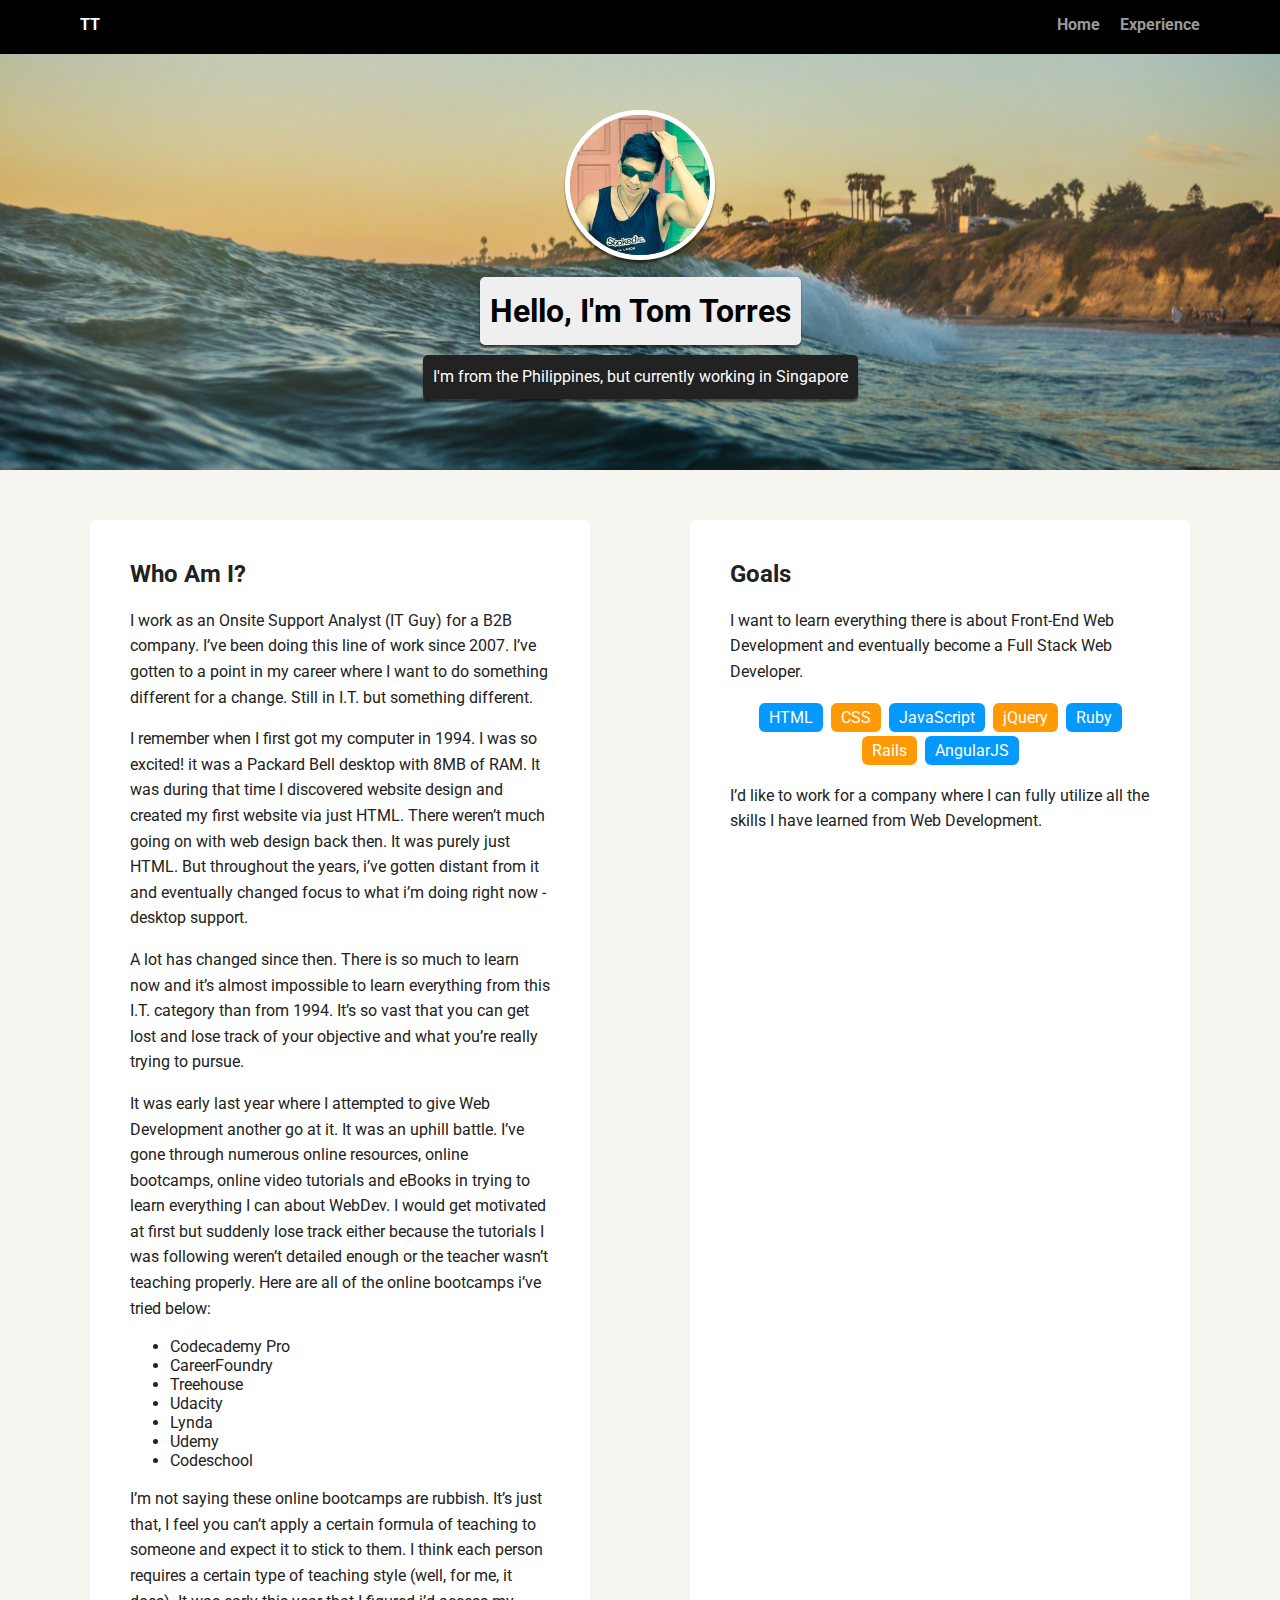
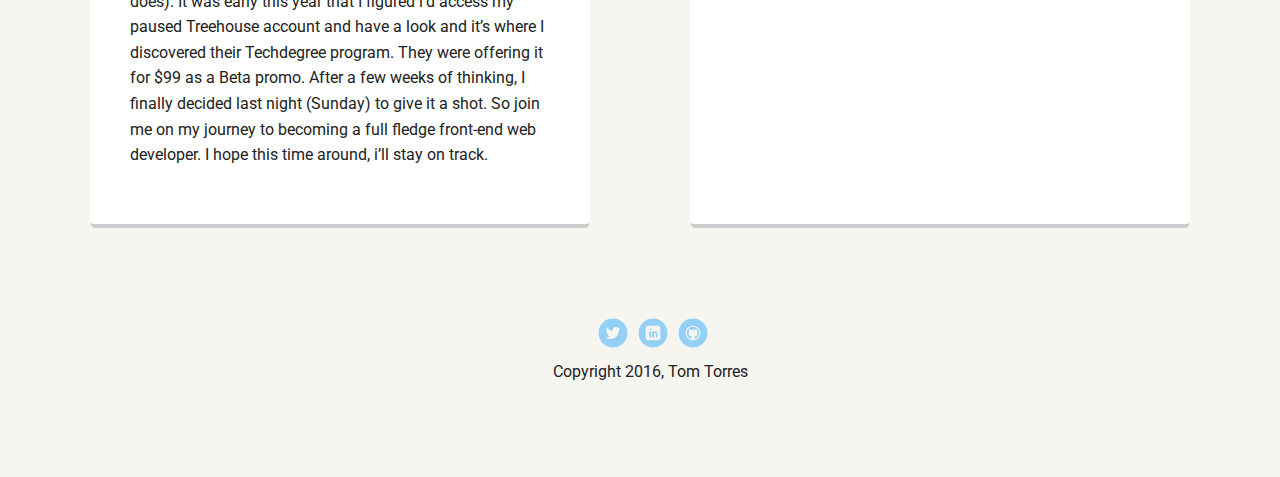
<file: index.html>
<!doctype html>
<html lang="en">
<head>
  <meta charset="utf-8">
  <title>Tom Torres Portfolio</title>
  <meta name="viewport" content="width=device-width, initial-scale=1.0">
  <link rel="stylesheet" href="styles.css">
  <link href="https://fonts.googleapis.com/css?family=Muli%7CRoboto:400,300,500,700,900" rel="stylesheet"></head>
  <body>

    <div class="main-nav">
        <ul class="nav">
          <li class="name">TT</li>
          <li><a href="index.html">Home</a></li>
          <li><a href="experience.html">Experience</a></li>
        </ul>
    </div>

    <header>
      <img src="images/tom_profile.png" alt="Drawing of Jane Smith" class="profile-image">
      <h1 class="tag name">Hello, I'm Tom Torres</h1>
      <p class="tag location">I'm from the Philippines, but currently working in Singapore</p>
    </header>

    <main class="flex">
      <div class="card">
        <h2>Who Am I?</h2>
        <p>
            I work as an Onsite Support Analyst (IT Guy) for a B2B company. I’ve been doing this line of work since 2007. I’ve gotten to a point in my career where I want to do something different for a change. Still in I.T. but something different. 
        </p>

        <p>
            I remember when I first got my computer in 1994. I was so excited! it was a Packard Bell desktop with 8MB of RAM. It was during that time I discovered website design and created my first website via just HTML. There weren’t much going on with web design back then. It was purely just HTML. But throughout the years, i’ve gotten distant from it and eventually changed focus to what i’m doing right now - desktop support. 
        </p>
        
        <p>
            A lot has changed since then. There is so much to learn now and it’s almost impossible to learn everything from this I.T. category than from 1994. It’s so vast that you can get lost and lose track of your objective and what you’re really trying to pursue. 
        </p>
        
        <p>
            It was early last year where I attempted to give Web Development another go at it. It was an uphill battle. I’ve gone through numerous online resources, online bootcamps, online video tutorials and eBooks in trying to learn everything I can about WebDev. I would get motivated at first but suddenly lose track either because the tutorials I was following weren’t detailed enough or the teacher wasn’t teaching properly. Here are all of the online bootcamps i’ve tried below:
        </p>
        
        <ul>
            <li>Codecademy Pro</li>
            <li>CareerFoundry</li>
            <li>Treehouse</li>
            <li>Udacity</li>
            <li>Lynda</li>
            <li>Udemy</li>
            <li>Codeschool</li>
        </ul>
          
        <p>
            I’m not saying these online bootcamps are rubbish. It’s just that, I feel you can’t apply a certain formula of teaching to someone and expect it to stick to them. I think each person requires a certain type of teaching style (well, for me, it does). It was early this year that I figured i’d access my paused Treehouse account and have a look and it’s where I discovered their Techdegree program. They were offering it for $99 as a Beta promo. After a few weeks of thinking, I finally decided last night (Sunday) to give it a shot. So join me on my journey to becoming a full fledge front-end web developer. I hope this time around, i’ll stay on track.
        </p>

      </div> 

      <div class="card">
        <h2>Goals</h2>
        <p>I want to learn everything there is about Front-End Web Development and eventually become a Full Stack Web Developer.</p>
        <ul class="skills">
          <li>HTML</li>
          <li>CSS</li>
          <li>JavaScript</li>
          <li>jQuery</li>
          <li>Ruby</li>
          <li>Rails</li>
          <li>AngularJS</li>
        </ul>
        <p>I’d like to work for a company where I can fully utilize all the skills I have learned from Web Development.</p>
      </div> 

    </main>
    <footer>
      <ul>
        <li><a href="https://twitter.com/300awoo" class="social twitter">Twitter</a></li>
        <li><a href="https://sg.linkedin.com/in/alfredthomastorres" class="social linkedin">LinkedIn</a></li>
        <li><a href="https://github.com/sup3rpr0xy" class="social github">Github</a></li>
      </ul>
      <p class="copyright">Copyright 2016, Tom Torres</p>
    </footer>
  </body>
  </html>
</file>
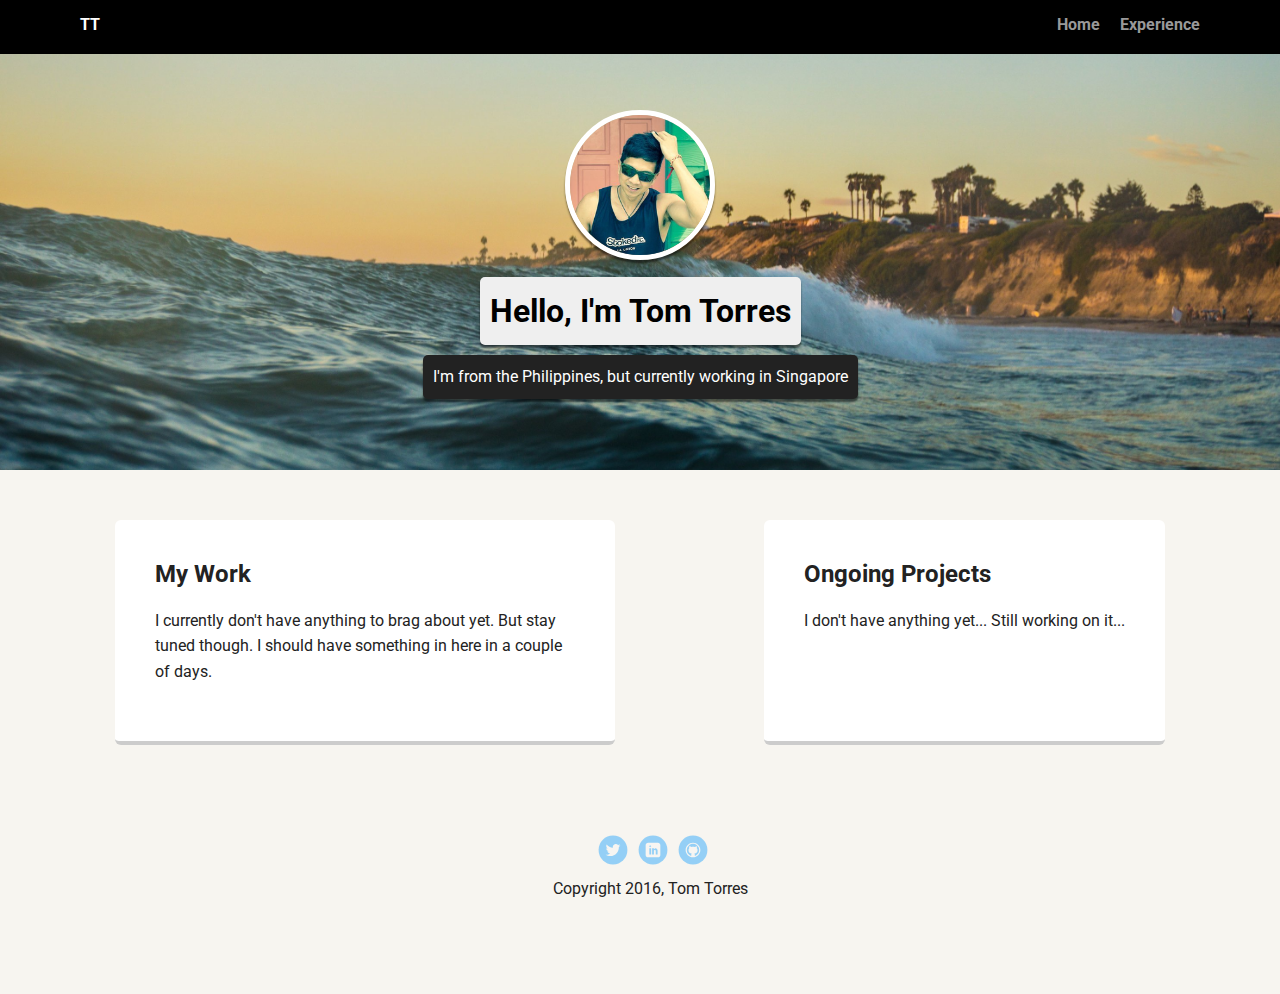
<file: experience.html>
<!doctype html>
<html lang="en">
<head>
  <meta charset="utf-8">
  <title>Tom Torres Portfolio</title>
  <meta name="viewport" content="width=device-width, initial-scale=1.0">
  <link rel="stylesheet" href="styles.css">
  <link href="https://fonts.googleapis.com/css?family=Muli%7CRoboto:400,300,500,700,900" rel="stylesheet"></head>
  <body>

    <div class="main-nav">
        <ul class="nav">
          <li class="name">TT</li>
          <li><a href="index.html">Home</a></li>
          <li><a href="experience.html">Experience</a></li>
        </ul>
    </div>

    <header>
      <img src="images/tom_profile.png" alt="Drawing of Jane Smith" class="profile-image">
      <h1 class="tag name">Hello, I'm Tom Torres</h1>
      <p class="tag location">I'm from the Philippines, but currently working in Singapore</p>
    </header>

    <main class="flex">
      <div class="card">
        <h2>My Work</h2>
        <p>
            I currently don't have anything to brag about yet. But stay tuned though. I should have something in here in a couple of days. 
        </p>
      </div> 

      <div class="card">
        <h2>Ongoing Projects</h2>
        <p>I don't have anything yet... Still working on it...</p>
      </div> 

    </main>
    <footer>
      <ul>
        <li><a href="https://twitter.com/300awoo" class="social twitter">Twitter</a></li>
        <li><a href="https://sg.linkedin.com/in/alfredthomastorres" class="social linkedin">LinkedIn</a></li>
        <li><a href="https://github.com/sup3rpr0xy" class="social github">Github</a></li>
      </ul>
      <p class="copyright">Copyright 2016, Tom Torres</p>
    </footer>
  </body>
  </html>
</file>
<file: styles.css>
/* Global Layout Set-up */
* { 
  box-sizing: border-box;
}
  
body {
  margin: 0;
  padding: 0;
  text-align: center;
  font-family: 'Roboto', sans-serif;
  color: #222;
  background: #f7f5f0;
}
/* Link Styles */

a {
  text-decoration: none;
  color: #999;
}
a:hover {
  color: #6633ff;
}

/* Section Styles */

.main-nav {
  width: 100%;
  background: black;
  min-height: 30px;
  padding: 10px;
  position: fixed;
  text-align: center;
}
.nav {
  display: flex;
  justify-content: space-around;
  font-weight: 700;
  list-style-type: none;
  margin: 0 auto;
  padding: 0;
}

.nav .name {
    display: block;
    margin-right: auto;
    color: white;
}
.nav li {
  padding: 5px 10px 10px 10px;
}
.nav a {
  transition: all .5s;
}
.nav a:hover {
  color: white
}

header {
  text-align: center;
  background: url('images/bg.jpg') no-repeat center center ;
  background-size: cover;
  overflow: hidden;
  padding-top: 60px;
}
header {
  line-height: 1.5;
}
header .profile-image {
  margin-top: 50px;
  width: 150px;
  height: 150px;
  border-radius: 50%;
  border: 5px solid white;
  transition: all .5s;
  box-shadow: 0 3px 2px rgba(0, 0, 0, 0.5);
}
header .profile-image:hover {
  transform: scale(1.2) rotate(5deg);
}
.tag {
  background-color: #efefef;
  color: black;
  padding: 10px;
  border-radius: 5px;
  display: table;
  margin: 10px auto;
  box-shadow: 0 3px 2px rgba(0, 0, 0, 0.5);
} 
.location {
  background-color: #222;
  color: white;
}
.card {
  margin: 30px;
  padding: 20px 40px 40px;
  max-width: 500px;
  text-align: left;
  background: #fff;
  border-bottom: 4px solid #ccc;
  border-radius: 6px;
  transition: all .5s;
}
.card:hover {
  border-color: lightskyblue;
}

ul.skills {
  padding: 0;
  text-align: center;
}

.skills li {
  border-radius: 6px;
  display: inline-block;
  background: #ff9904;
  color: white;
  padding: 5px 10px;
  margin: 2px;
}

.skills li:nth-child(odd) {
  background: #0399ff;
}

footer {
  width: 100%;
  min-height: 30px;
  padding: 20px 0 40px 20px;
}

footer .copyright {
  top: -8px;
  font-size: .75em;
}

footer ul {
  list-style-type: none;
  margin: 0;
  padding: 0;
}

footer ul li {
  display: inline-block;
}

a.social {
  display: inline-block;
  text-indent: -9999px;
  margin-left: 5px;
  width: 30px;
  height: 30px;
  background-size: 30px 30px;
  opacity: .4;
  transition: all .5s;
}
a.twitter {
  background-image: url(images/twitter.svg);
}
a.linkedin {
  background-image: url(images/linkedin.svg);
}
a.github {
  background-image: url(images/github.svg);
}
a.social:hover {
  opacity: 1;
}
.clearfix {
  clear: both;
}

/* Styles for larger screens */
@media screen and (min-width: 720px) {
  
  .flex {
      display: -ms-flexbox;      /* TWEENER - IE 10 */
      display: flex; 
      max-width: 1200px;
      -ms-flex-pack: distribute;
      justify-content: space-around;
      margin: 0 auto;
  }

  header {
    min-height: 470px;
  }

  .nav {
    max-width: 1200px;
    padding: 0 30px;
  }


  main {
    padding-top: 20px;
  }

  main p {
    line-height: 1.6em;
  }

  footer {
    font-size: 1.3em;
    max-width: 1200px;
    margin: 40px auto;
  }

}
</file>
